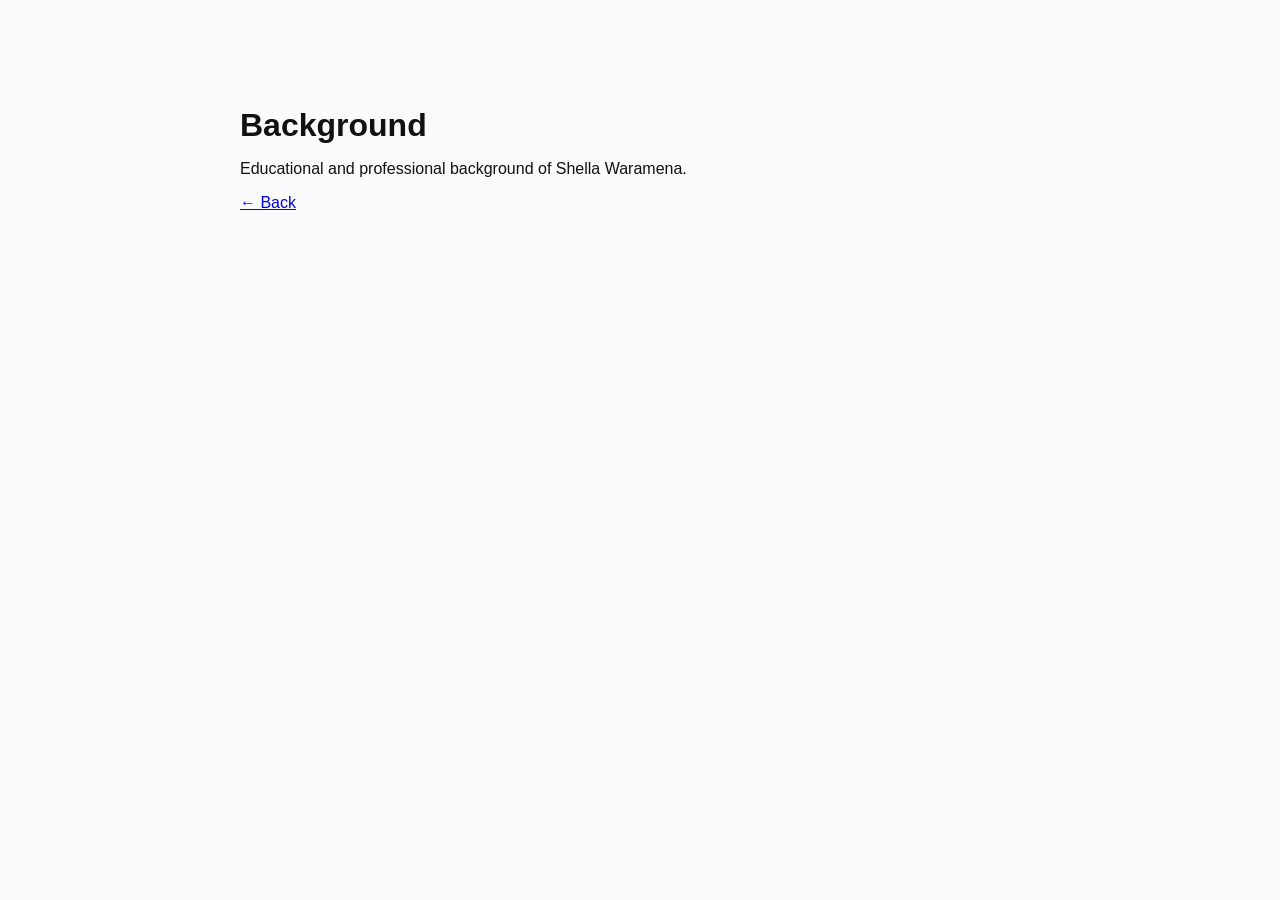
<file: background.html>
<!DOCTYPE html>
<html><head><meta charset="UTF-8"><title>Background</title>
<link rel="stylesheet" href="style.css" /></head><body>
<section><h2>Background</h2><p>Educational and professional background of Shella Waramena.</p><a href="index.html">← Back</a></section>
</body></html>
</file>
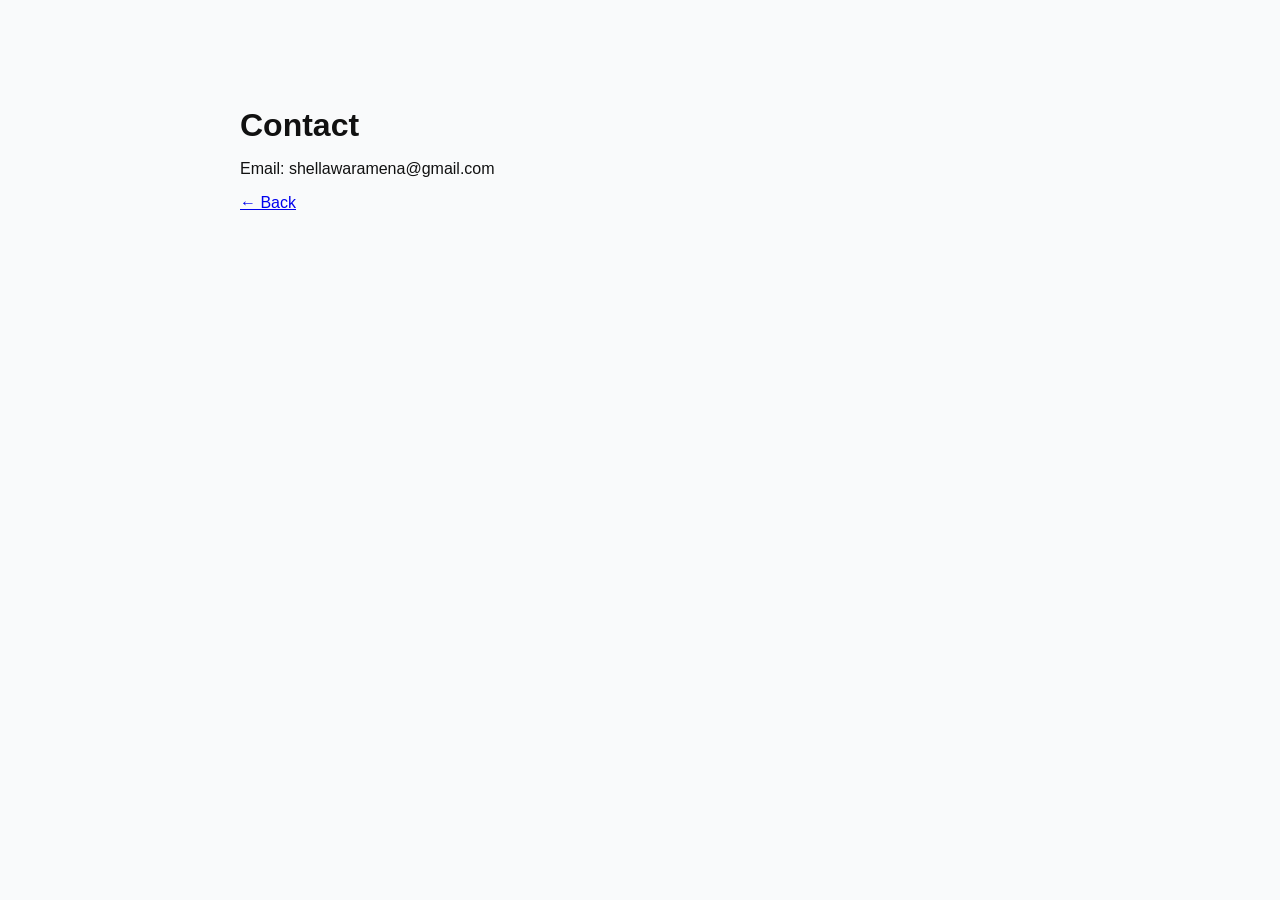
<file: contact.html>
<!DOCTYPE html>
<html><head><meta charset="UTF-8"><title>Contact</title>
<link rel="stylesheet" href="style.css" /></head><body>
<section><h2>Contact</h2><p>Email: shellawaramena@gmail.com</p><a href="index.html">← Back</a></section>
</body></html>
</file>
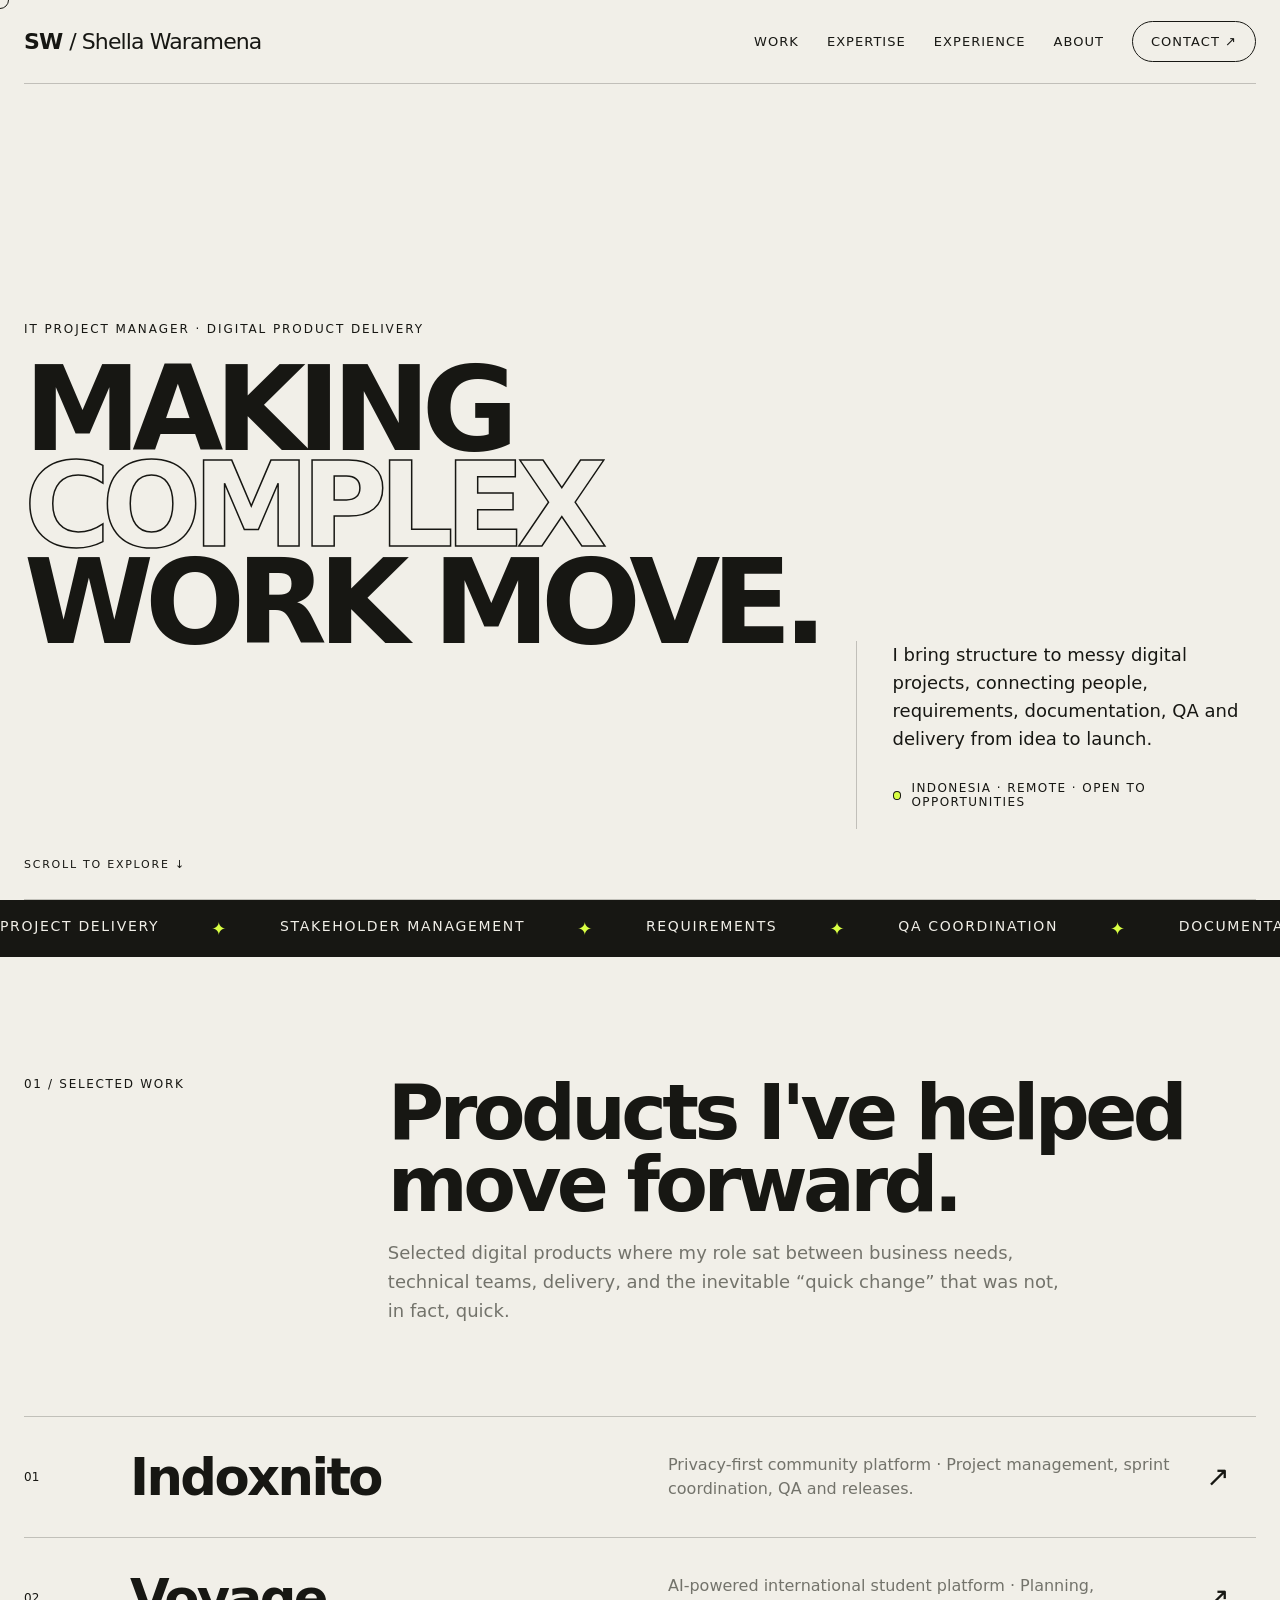
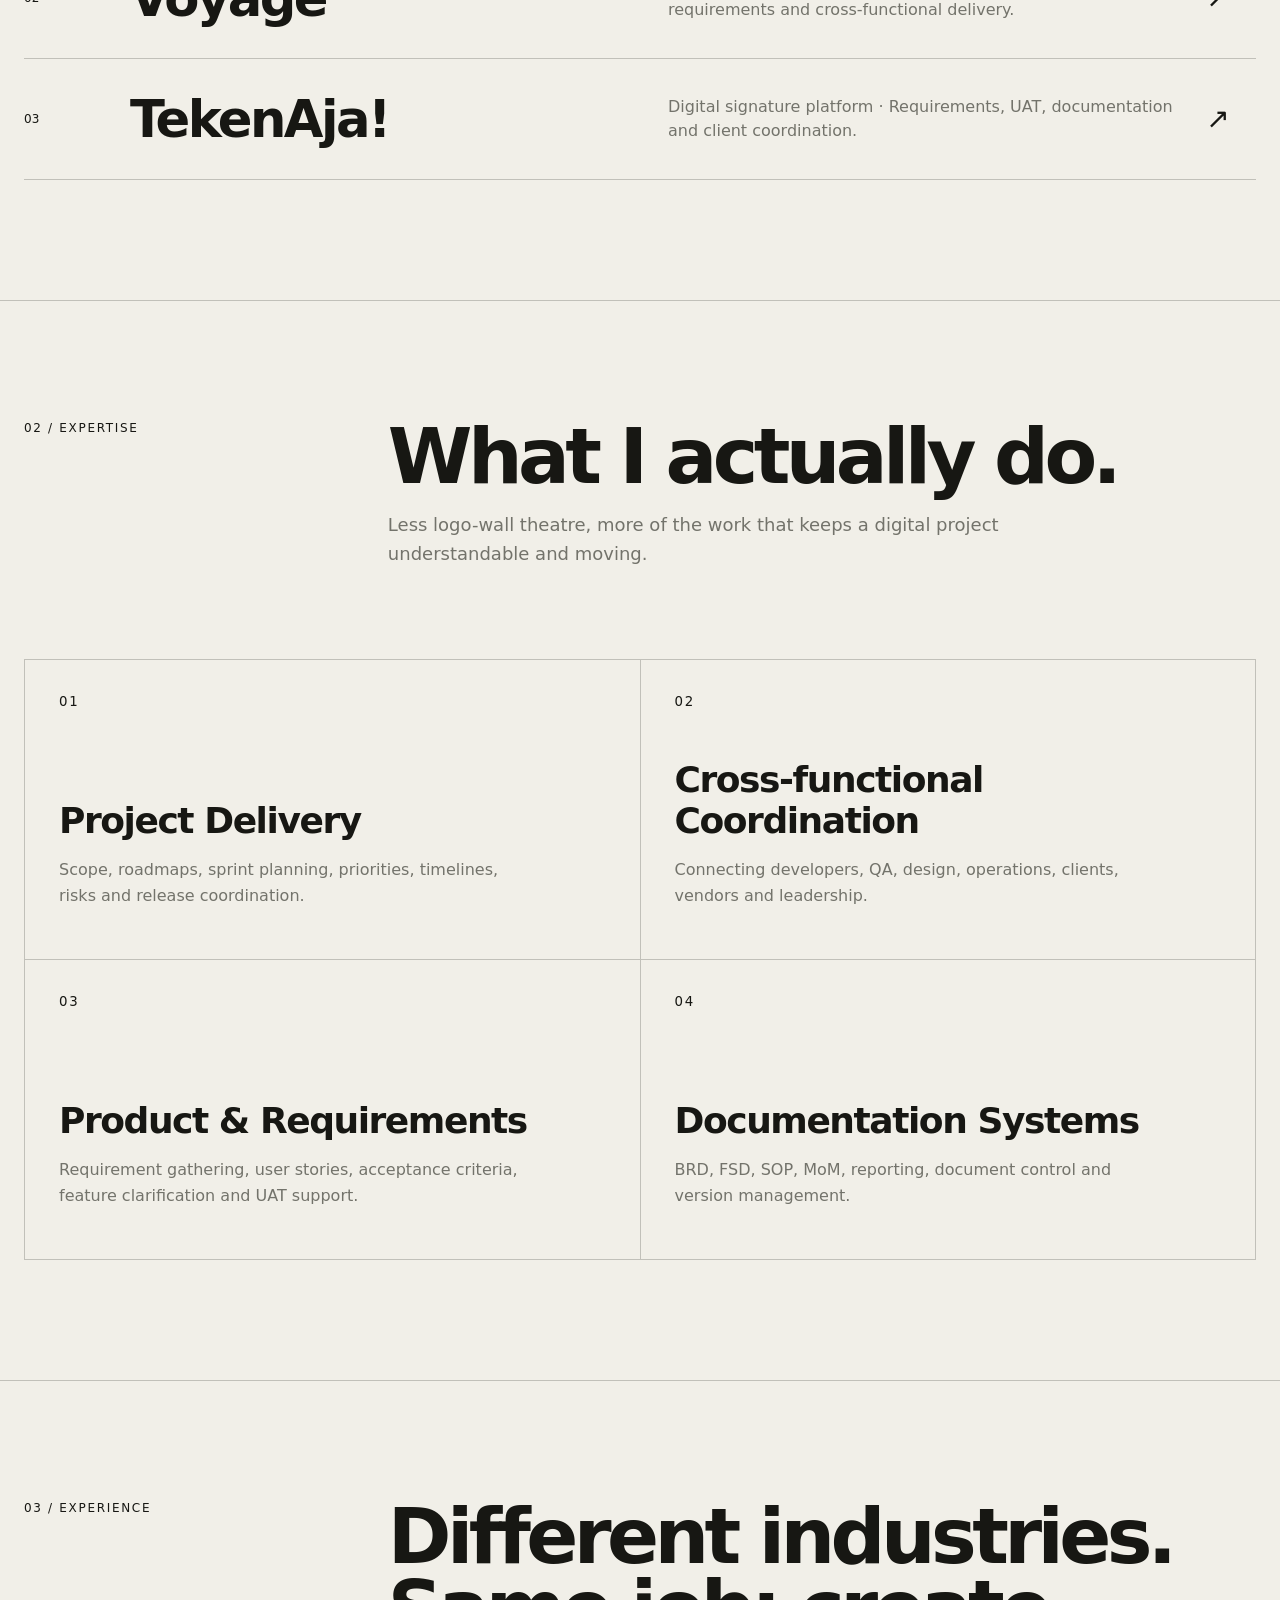
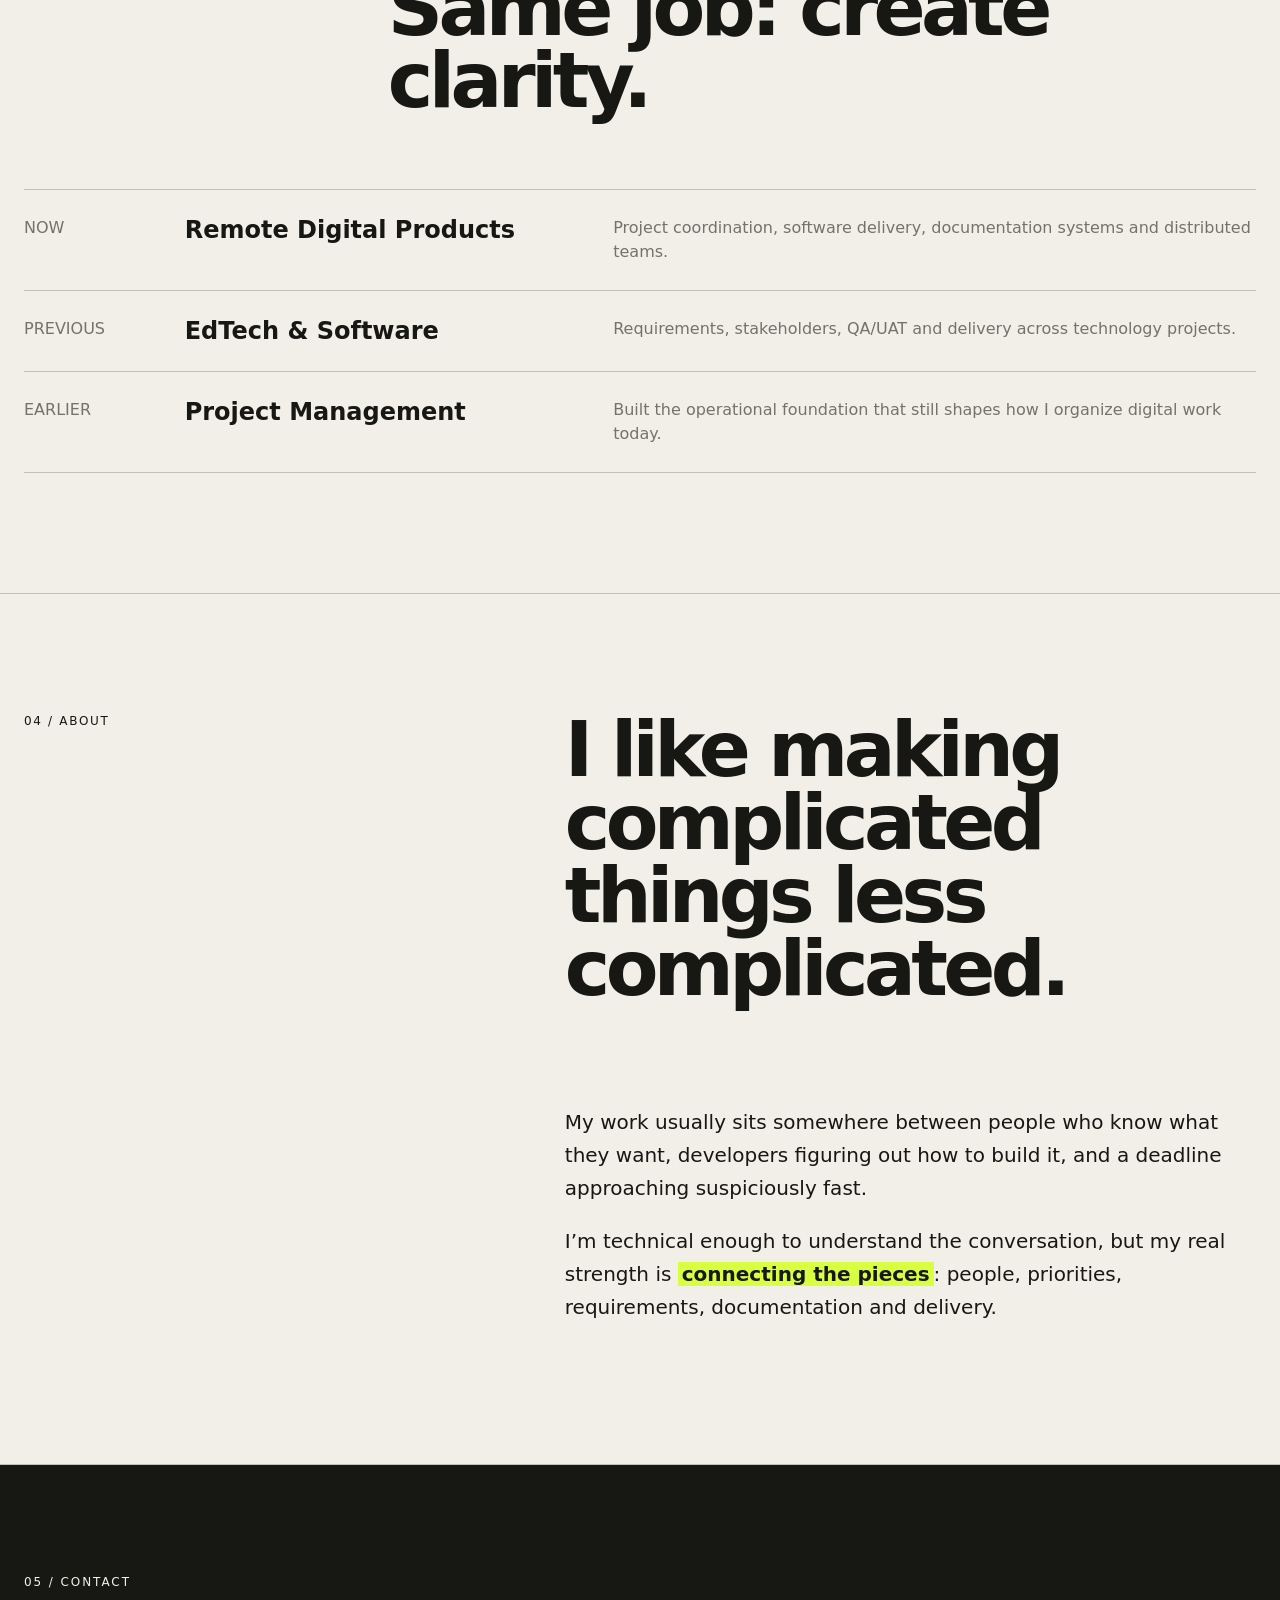
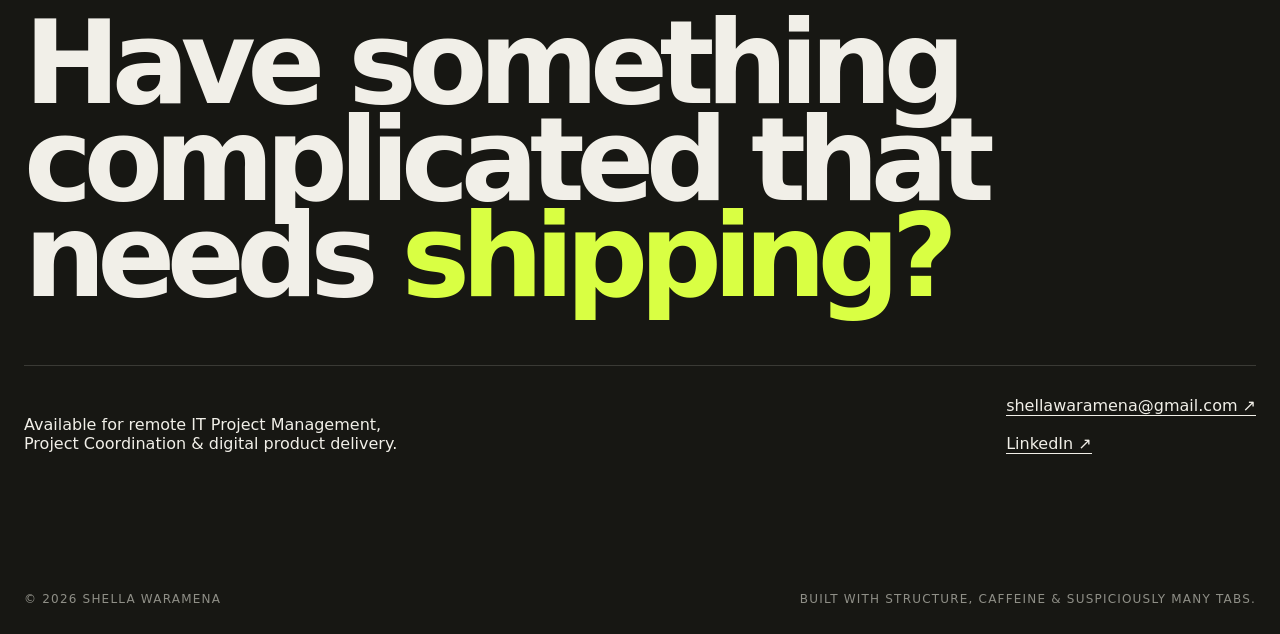
<file: shella-portfolio-update.html>
<!doctype html>
<html lang="en">
<head>
<meta charset="utf-8" />
<meta name="viewport" content="width=device-width,initial-scale=1" />
<title>Shella Waramena — IT Project Manager</title>
<style>
:root{--ink:#171713;--paper:#f1efe8;--acid:#d9ff43;--muted:#73736b;--line:rgba(23,23,19,.22)}
*{box-sizing:border-box} html{scroll-behavior:smooth} body{margin:0;background:var(--paper);color:var(--ink);font-family:Inter,ui-sans-serif,system-ui,-apple-system,BlinkMacSystemFont,"Segoe UI",sans-serif;overflow-x:hidden}
a{color:inherit;text-decoration:none}.wrap{width:min(1440px,calc(100% - 48px));margin:auto}.nav{height:84px;display:flex;align-items:center;justify-content:space-between;border-bottom:1px solid var(--line);position:relative;z-index:10}.brand{font-weight:800;letter-spacing:-.04em;font-size:22px}.brand span{font-weight:400}.navlinks{display:flex;gap:28px;align-items:center;font-size:13px;text-transform:uppercase;letter-spacing:.08em}.pill{border:1px solid var(--ink);padding:12px 18px;border-radius:999px;transition:.25s}.pill:hover{background:var(--ink);color:var(--paper)}
.hero{min-height:calc(100vh - 84px);display:grid;grid-template-columns:1.35fr .65fr;align-items:center;padding:60px 0 70px;position:relative}.kicker{font-size:12px;text-transform:uppercase;letter-spacing:.16em;margin-bottom:26px}.hero h1{font-size:clamp(62px,9.2vw,150px);line-height:.82;letter-spacing:-.075em;margin:0;max-width:1100px;font-weight:760}.hero h1 .outline{color:transparent;-webkit-text-stroke:1.5px var(--ink)}.hero-copy{align-self:end;padding:0 0 20px 36px;border-left:1px solid var(--line)}.hero-copy p{font-size:18px;line-height:1.55;margin:0 0 28px}.availability{display:flex;align-items:center;gap:10px;font-size:12px;text-transform:uppercase;letter-spacing:.12em}.dot{width:9px;height:9px;background:var(--acid);border:1px solid var(--ink);border-radius:50%;animation:pulse 1.8s infinite}.scrolltag{position:absolute;bottom:28px;left:0;font-size:11px;letter-spacing:.16em;text-transform:uppercase}.marquee{background:var(--ink);color:var(--paper);overflow:hidden;white-space:nowrap;border-block:1px solid var(--ink)}.track{display:inline-flex;gap:52px;padding:17px 0;font-size:14px;text-transform:uppercase;letter-spacing:.12em;animation:marquee 22s linear infinite}.track b{color:var(--acid);font-size:18px}
section{padding:120px 0;border-bottom:1px solid var(--line)}.section-top{display:grid;grid-template-columns:.35fr 1fr;gap:60px;margin-bottom:72px}.num{font-size:12px;letter-spacing:.14em}.section-top h2{font-size:clamp(42px,6vw,90px);line-height:.94;letter-spacing:-.06em;margin:0;font-weight:720}.section-top p{max-width:680px;font-size:18px;line-height:1.6;color:var(--muted)}
.work-row{display:grid;grid-template-columns:80px 1fr 1fr 50px;gap:26px;align-items:center;padding:30px 0;border-top:1px solid var(--line);transition:.35s;cursor:pointer}.work-row:last-child{border-bottom:1px solid var(--line)}.work-row:hover{padding-left:16px;background:var(--acid)}.work-row .index{font-size:12px}.work-row h3{font-size:clamp(28px,4vw,58px);letter-spacing:-.05em;margin:0}.work-row p{color:var(--muted);margin:0;line-height:1.5}.work-row:hover p{color:var(--ink)}.arrow{font-size:28px;transition:.3s}.work-row:hover .arrow{transform:translate(8px,-4px)}
.expertise{display:grid;grid-template-columns:repeat(2,1fr);border-top:1px solid var(--line);border-left:1px solid var(--line)}.expert{min-height:300px;padding:34px;border-right:1px solid var(--line);border-bottom:1px solid var(--line);display:flex;flex-direction:column;justify-content:space-between;transition:.3s}.expert:hover{background:var(--ink);color:var(--paper)}.expert small{letter-spacing:.14em}.expert h3{font-size:36px;letter-spacing:-.04em;margin:0}.expert p{max-width:460px;color:var(--muted);line-height:1.6}.expert:hover p{color:#bcbcb3}
.timeline{border-top:1px solid var(--line)}.role{display:grid;grid-template-columns:.3fr .8fr 1.2fr;padding:26px 0;border-bottom:1px solid var(--line);align-items:start}.role h3{margin:0;font-size:24px}.role p,.role span{margin:0;color:var(--muted);line-height:1.5}
.about-grid{display:grid;grid-template-columns:.8fr 1.2fr;gap:80px}.about-big{font-size:clamp(42px,6vw,88px);line-height:.95;letter-spacing:-.06em;margin:0}.about-copy{font-size:20px;line-height:1.65}.about-copy strong{background:var(--acid);padding:0 4px}
.contact{background:var(--ink);color:var(--paper);padding:110px 0}.contact h2{font-size:clamp(54px,9vw,140px);line-height:.84;letter-spacing:-.075em;margin:0 0 60px}.contact h2 em{font-style:normal;color:var(--acid)}.contact-bottom{display:flex;justify-content:space-between;align-items:end;border-top:1px solid #3a3a35;padding-top:30px}.contact a{border-bottom:1px solid currentColor}.footer{background:var(--ink);color:#8f8f87;padding:28px 0;font-size:12px;text-transform:uppercase;letter-spacing:.1em}.footer .wrap{display:flex;justify-content:space-between}
.reveal{opacity:0;transform:translateY(38px);transition:opacity .8s cubic-bezier(.22,1,.36,1),transform .8s cubic-bezier(.22,1,.36,1)}.reveal.show{opacity:1;transform:none}.hero .kicker{animation:up .7s .1s both}.hero h1{animation:up .9s .2s both}.hero-copy{animation:up .8s .45s both}.cursor{position:fixed;width:18px;height:18px;border:1px solid var(--ink);border-radius:50%;pointer-events:none;z-index:99;transform:translate(-50%,-50%);transition:width .2s,height .2s,background .2s;mix-blend-mode:multiply}.cursor.active{width:54px;height:54px;background:var(--acid)}
@keyframes up{from{opacity:0;transform:translateY(40px)}to{opacity:1;transform:none}}@keyframes marquee{to{transform:translateX(-50%)}}@keyframes pulse{50%{transform:scale(1.7)}}
@media(max-width:850px){.wrap{width:min(100% - 28px,1440px)}.navlinks a:not(.pill){display:none}.hero{grid-template-columns:1fr;min-height:auto;padding:80px 0 100px}.hero-copy{margin-top:60px;padding-left:0;border:0;max-width:560px}.scrolltag{display:none}.section-top,.about-grid{grid-template-columns:1fr;gap:25px}.work-row{grid-template-columns:45px 1fr 35px}.work-row p{display:none}.expertise{grid-template-columns:1fr}.role{grid-template-columns:1fr;gap:8px}.contact-bottom{display:block}.contact-bottom div+div{margin-top:28px}.cursor{display:none}}
@media(prefers-reduced-motion:reduce){*{animation:none!important;transition:none!important}.reveal{opacity:1;transform:none}}
</style>
</head>
<body>
<div class="cursor"></div>
<header class="wrap nav"><a class="brand" href="#">SW <span>/ Shella Waramena</span></a><nav class="navlinks"><a href="#work">Work</a><a href="#expertise">Expertise</a><a href="#experience">Experience</a><a href="#about">About</a><a class="pill" href="#contact">Contact ↗</a></nav></header>
<main>
<section class="hero wrap"><div><div class="kicker">IT Project Manager · Digital Product Delivery</div><h1>MAKING<br><span class="outline">COMPLEX</span><br>WORK MOVE.</h1></div><div class="hero-copy"><p>I bring structure to messy digital projects, connecting people, requirements, documentation, QA and delivery from idea to launch.</p><div class="availability"><i class="dot"></i> Indonesia · Remote · Open to opportunities</div></div><div class="scrolltag">Scroll to explore ↓</div></section>
<div class="marquee"><div class="track"><span>PROJECT DELIVERY</span><b>✦</b><span>STAKEHOLDER MANAGEMENT</span><b>✦</b><span>REQUIREMENTS</span><b>✦</b><span>QA COORDINATION</span><b>✦</b><span>DOCUMENTATION SYSTEMS</span><b>✦</b><span>PROJECT DELIVERY</span><b>✦</b><span>STAKEHOLDER MANAGEMENT</span><b>✦</b><span>REQUIREMENTS</span><b>✦</b><span>QA COORDINATION</span></div></div>
<section id="work"><div class="wrap"><div class="section-top reveal"><div class="num">01 / SELECTED WORK</div><div><h2>Products I've helped move forward.</h2><p>Selected digital products where my role sat between business needs, technical teams, delivery, and the inevitable “quick change” that was not, in fact, quick.</p></div></div><div class="work-row reveal"><span class="index">01</span><h3>Indoxnito</h3><p>Privacy-first community platform · Project management, sprint coordination, QA and releases.</p><span class="arrow">↗</span></div><div class="work-row reveal"><span class="index">02</span><h3>Voyage</h3><p>AI-powered international student platform · Planning, requirements and cross-functional delivery.</p><span class="arrow">↗</span></div><div class="work-row reveal"><span class="index">03</span><h3>TekenAja!</h3><p>Digital signature platform · Requirements, UAT, documentation and client coordination.</p><span class="arrow">↗</span></div></div></section>
<section id="expertise"><div class="wrap"><div class="section-top reveal"><div class="num">02 / EXPERTISE</div><div><h2>What I actually do.</h2><p>Less logo-wall theatre, more of the work that keeps a digital project understandable and moving.</p></div></div><div class="expertise"><article class="expert reveal"><small>01</small><div><h3>Project Delivery</h3><p>Scope, roadmaps, sprint planning, priorities, timelines, risks and release coordination.</p></div></article><article class="expert reveal"><small>02</small><div><h3>Cross-functional Coordination</h3><p>Connecting developers, QA, design, operations, clients, vendors and leadership.</p></div></article><article class="expert reveal"><small>03</small><div><h3>Product & Requirements</h3><p>Requirement gathering, user stories, acceptance criteria, feature clarification and UAT support.</p></div></article><article class="expert reveal"><small>04</small><div><h3>Documentation Systems</h3><p>BRD, FSD, SOP, MoM, reporting, document control and version management.</p></div></article></div></div></section>
<section id="experience"><div class="wrap"><div class="section-top reveal"><div class="num">03 / EXPERIENCE</div><div><h2>Different industries. Same job: create clarity.</h2></div></div><div class="timeline"><div class="role reveal"><span>NOW</span><h3>Remote Digital Products</h3><p>Project coordination, software delivery, documentation systems and distributed teams.</p></div><div class="role reveal"><span>PREVIOUS</span><h3>EdTech & Software</h3><p>Requirements, stakeholders, QA/UAT and delivery across technology projects.</p></div><div class="role reveal"><span>EARLIER</span><h3>Project Management</h3><p>Built the operational foundation that still shapes how I organize digital work today.</p></div></div></div></section>
<section id="about"><div class="wrap about-grid"><div class="num reveal">04 / ABOUT</div><h2 class="about-big reveal">I like making complicated things less complicated.</h2><div></div><div class="about-copy reveal"><p>My work usually sits somewhere between people who know what they want, developers figuring out how to build it, and a deadline approaching suspiciously fast.</p><p>I’m technical enough to understand the conversation, but my real strength is <strong>connecting the pieces</strong>: people, priorities, requirements, documentation and delivery.</p></div></div></section>
<section class="contact" id="contact"><div class="wrap"><div class="kicker reveal">05 / CONTACT</div><h2 class="reveal">Have something<br>complicated that<br>needs <em>shipping?</em></h2><div class="contact-bottom reveal"><div>Available for remote IT Project Management,<br>Project Coordination & digital product delivery.</div><div><a href="mailto:shellawaramena@gmail.com">shellawaramena@gmail.com ↗</a><br><br><a href="https://www.linkedin.com/in/shellawaramena">LinkedIn ↗</a></div></div></div></section>
</main>
<footer class="footer"><div class="wrap"><span>© 2026 Shella Waramena</span><span>Built with structure, caffeine & suspiciously many tabs.</span></div></footer>
<script>
const io=new IntersectionObserver(es=>es.forEach(e=>{if(e.isIntersecting){e.target.classList.add('show');io.unobserve(e.target)}}),{threshold:.12});document.querySelectorAll('.reveal').forEach(x=>io.observe(x));
const c=document.querySelector('.cursor');addEventListener('mousemove',e=>{c.style.left=e.clientX+'px';c.style.top=e.clientY+'px'});document.querySelectorAll('a,.work-row,.expert').forEach(x=>{x.addEventListener('mouseenter',()=>c.classList.add('active'));x.addEventListener('mouseleave',()=>c.classList.remove('active'))});
</script>
</body></html>
</file>
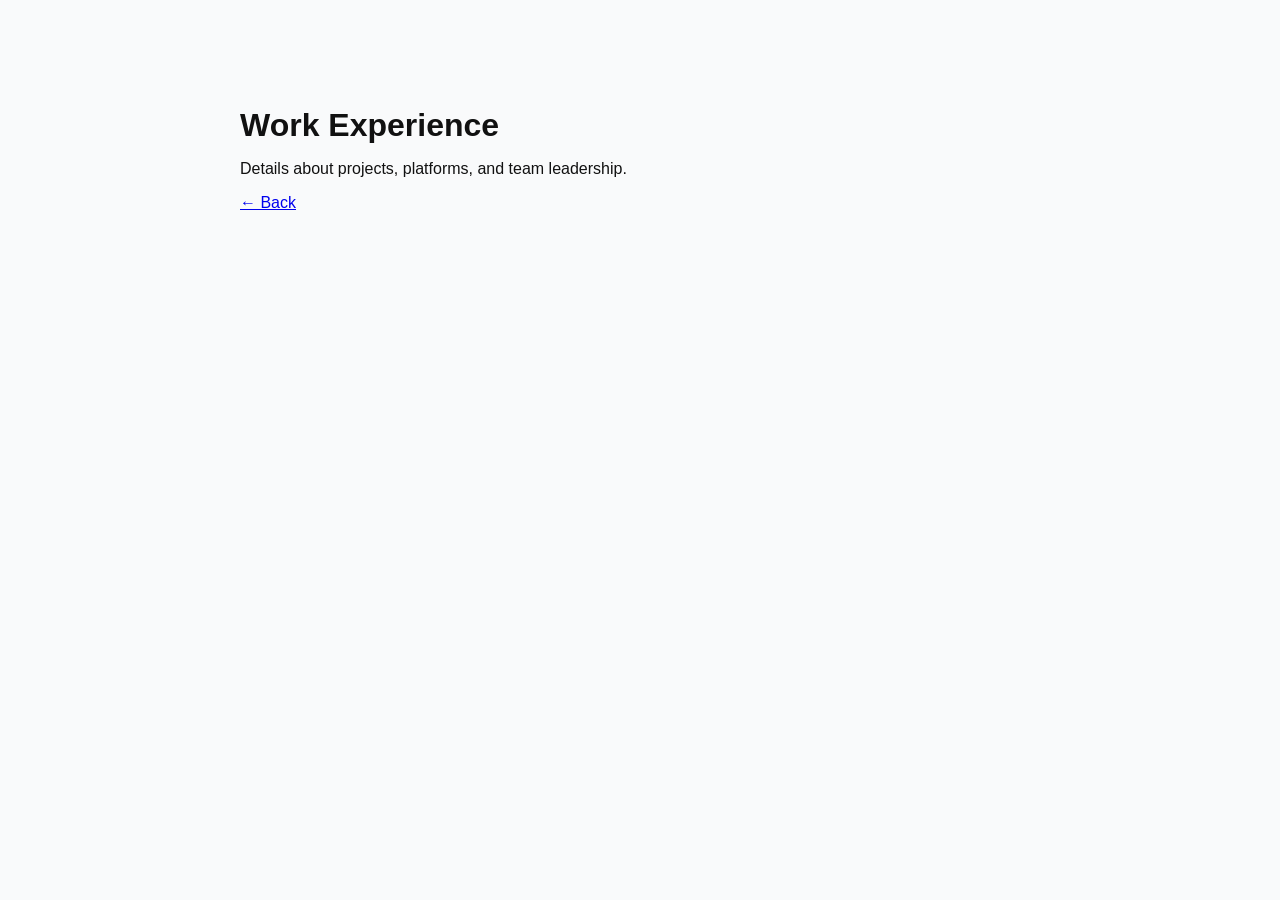
<file: work.html>
<!DOCTYPE html>
<html><head><meta charset="UTF-8"><title>Work Experience</title>
<link rel="stylesheet" href="style.css" /></head><body>
<section><h2>Work Experience</h2><p>Details about projects, platforms, and team leadership.</p><a href="index.html">← Back</a></section>
</body></html>
</file>
<file: style.css>
body {
  margin: 0;
  font-family: 'Segoe UI', Tahoma, Geneva, Verdana, sans-serif;
  background: #f9fafb;
  color: #111;
  scroll-behavior: smooth;
}
#particles-js {
  position: fixed;
  top: 0; left: 0;
  width: 100vw; height: 100vh;
  z-index: -1;
}
header {
  height: 100vh;
  display: flex; flex-direction: column;
  justify-content: center; align-items: center;
  background: transparent;
}
h1 { font-size: 3rem; margin: 0.5rem 0; }
.tagline { font-size: 1.2rem; color: #444; }

nav a {
  margin: 0 1rem;
  padding: 0.5rem 1.2rem;
  background: #000;
  color: #fff;
  text-decoration: none;
  border-radius: 4px;
}

section {
  padding: 5rem 2rem;
  max-width: 800px;
  margin: auto;
}
h2 { font-size: 2rem; margin-bottom: 1rem; }

.page-link {
  display: inline-block;
  margin-top: 1rem;
  color: #007acc;
  text-decoration: none;
}
</file>
